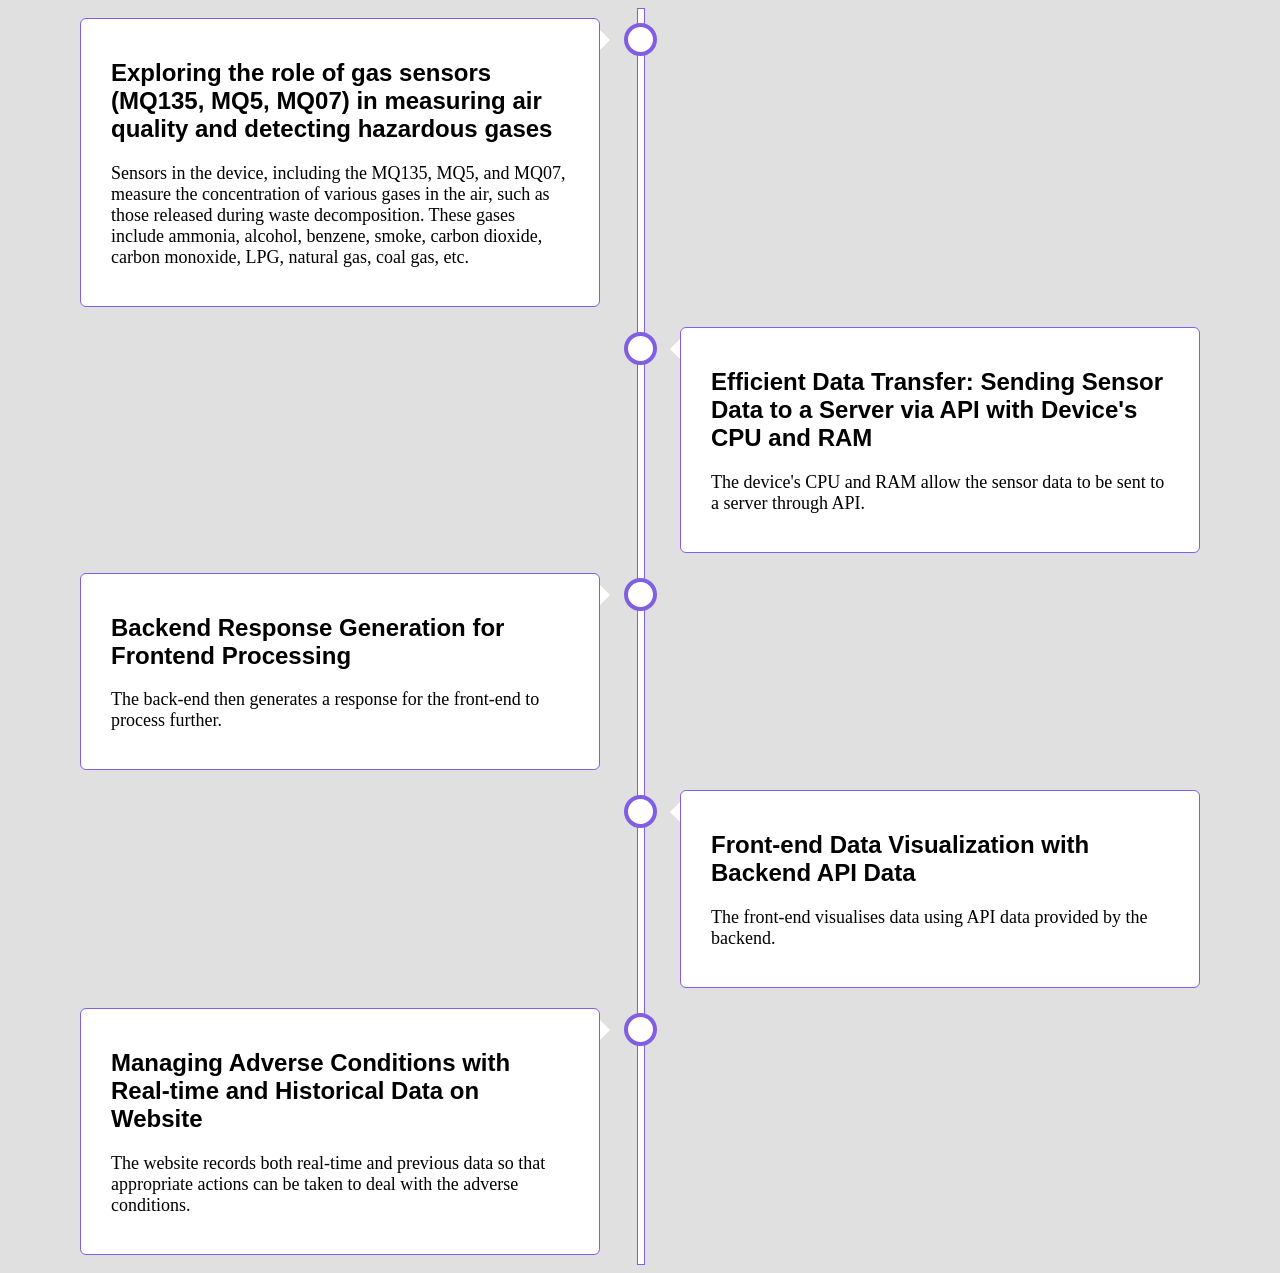
<file: howitworks.html>
<!DOCTYPE html>
<html>

<head>
    <title>Timeline Page</title>
    <link rel="stylesheet" type="text/css" href="styles.css">
    <link rel="shortcut icon" href="./sky.png" type="image/png">
</head>

<body>
    <div class="timeline">
        <div class="container left">
            <div class="content">
                <h2>Exploring the role of gas sensors (MQ135, MQ5, MQ07) in measuring air quality and detecting
                    hazardous gases</h2>
                <p>Sensors in the device, including the MQ135, MQ5, and MQ07, measure the concentration of various gases
                    in the air, such as those released during waste decomposition. These gases include ammonia, alcohol,
                    benzene, smoke, carbon dioxide, carbon monoxide, LPG, natural gas, coal gas, etc.</p>
            </div>
        </div>
        <div class="container right">
            <div class="content">
                <h2>Efficient Data Transfer: Sending Sensor Data to a Server via API with Device's CPU and RAM</h2>
                <p>The device's CPU and RAM allow the sensor data to be sent to a server through API.</p>
            </div>
        </div>
        <div class="container left">
            <div class="content">
                <h2>Backend Response Generation for Frontend Processing</h2>
                <p>The back-end then generates a response for the front-end to process further.</p>
            </div>
        </div>
        <div class="container right">
            <div class="content">
                <h2>Front-end Data Visualization with Backend API Data</h2>
                <p>The front-end visualises data using API data provided by the backend.</p>
            </div>
        </div>
        <div class="container left">
            <div class="content">
                <h2>Managing Adverse Conditions with Real-time and Historical Data on Website</h2>
                <p>The website records both real-time and previous data so that appropriate actions can be taken to deal
                    with the adverse conditions.</p>
            </div>
        </div>
    </div>
</body>

</html>
</file>
<file: styles.css>
* {
    box-sizing: border-box;
  }
  
  /* Set a background color */
  body {
    background-color: #e0e0e0;
  }
  
  h2{
    font-family: Arial, Helvetica, sans-serif;
    font-weight:bold;
  }
  p{
    font-family: Cambria, Cochin, Georgia, Times, 'Times New Roman', serif;
    font-weight:300;
    font-size: 18px;
  }
  /* The actual timeline (the vertical ruler) */
  .timeline {
    position: relative;
    max-width: 1200px;
    margin: 0 auto;
  }
  
  /* The actual timeline (the vertical ruler) */
  .timeline::after {
    content: '';
    position: absolute;
    width: 6px;
    background-color: white;
    border: 1px solid #815fe2;
    top: 0;
    bottom: 0;
    left: 50%;
    margin-left: -3px;
  }
  
  /* Container around content */
  .container {
    padding: 10px 40px;
    position: relative;
    background-color: inherit;
    width: 50%;
  }
  
  /* The circles on the timeline */
  .container::after {
    content: '';
    position: absolute;
    width: 25px;
    height: 25px;
    right: -17px;
    background-color: white;
    border: 4px solid #815fe2;
    top: 15px;
    border-radius: 50%;
    z-index: 1;
  }
  
  /* Place the container to the left */
  .left {
    left: 0;
  }
  
  /* Place the container to the right */
  .right {
    left: 50%;
  }
  
  /* Add arrows to the left container (pointing right) */
  .left::before {
    content: " ";
    height: 0;
    position: absolute;
    top: 22px;
    width: 0;
    z-index: 1;
    right: 30px;
    border: medium solid white;
    border-width: 10px 0 10px 10px;
    border-color: transparent transparent transparent white;
  }
  
  /* Add arrows to the right container (pointing left) */
  .right::before {
    content: " ";
    height: 0;
    position: absolute;
    top: 22px;
    width: 0;
    z-index: 1;
    left: 30px;
    border: medium solid #815fe2;
    border-width: 10px 10px 10px 0;
    border-color: transparent white transparent transparent;
  }
  
  /* Fix the circle for containers on the right side */
  .right::after {
    left: -16px;
  }
  
  /* The actual content */
  .content {
    padding: 20px 30px;
    background-color: white;
    position: relative;
    border-radius: 6px;
    border: 1px solid #815fe2;
  }
  
  /* Media queries - Responsive timeline on screens less than 600px wide */
  @media screen and (max-width: 600px) {
  /* Place the timelime to the left */
    .timeline::after {
      left: 31px;
    }
  
    .container {
      width: 100%;
      padding-left: 70px;
      padding-right: 25px;
    }
  
    .container::before {
      left: 60px;
      border: medium solid white;
      border-width: 10px 10px 10px 0;
      border-color: transparent white transparent transparent;
    }
  
    .left::after, .right::after {
      left: 15px;
    }
  
    .right {
      left: 0%;
    }
  }
</file>
<file: ToDeploy/styles.css>
* {
    box-sizing: border-box;
  }
  
  /* Set a background color */
  body {
    background-color: #e0e0e0;
  }
  
  h2{
    font-family: Arial, Helvetica, sans-serif;
    font-weight:bold;
  }
  p{
    font-family: Cambria, Cochin, Georgia, Times, 'Times New Roman', serif;
    font-weight:300;
    font-size: 18px;
  }
  /* The actual timeline (the vertical ruler) */
  .timeline {
    position: relative;
    max-width: 1200px;
    margin: 0 auto;
  }
  
  /* The actual timeline (the vertical ruler) */
  .timeline::after {
    content: '';
    position: absolute;
    width: 6px;
    background-color: white;
    border: 1px solid #815fe2;
    top: 0;
    bottom: 0;
    left: 50%;
    margin-left: -3px;
  }
  
  /* Container around content */
  .container {
    padding: 10px 40px;
    position: relative;
    background-color: inherit;
    width: 50%;
  }
  
  /* The circles on the timeline */
  .container::after {
    content: '';
    position: absolute;
    width: 25px;
    height: 25px;
    right: -17px;
    background-color: white;
    border: 4px solid #815fe2;
    top: 15px;
    border-radius: 50%;
    z-index: 1;
  }
  
  /* Place the container to the left */
  .left {
    left: 0;
  }
  
  /* Place the container to the right */
  .right {
    left: 50%;
  }
  
  /* Add arrows to the left container (pointing right) */
  .left::before {
    content: " ";
    height: 0;
    position: absolute;
    top: 22px;
    width: 0;
    z-index: 1;
    right: 30px;
    border: medium solid white;
    border-width: 10px 0 10px 10px;
    border-color: transparent transparent transparent white;
  }
  
  /* Add arrows to the right container (pointing left) */
  .right::before {
    content: " ";
    height: 0;
    position: absolute;
    top: 22px;
    width: 0;
    z-index: 1;
    left: 30px;
    border: medium solid #815fe2;
    border-width: 10px 10px 10px 0;
    border-color: transparent white transparent transparent;
  }
  
  /* Fix the circle for containers on the right side */
  .right::after {
    left: -16px;
  }
  
  /* The actual content */
  .content {
    padding: 20px 30px;
    background-color: white;
    position: relative;
    border-radius: 6px;
    border: 1px solid #815fe2;
  }
  
  /* Media queries - Responsive timeline on screens less than 600px wide */
  @media screen and (max-width: 600px) {
  /* Place the timelime to the left */
    .timeline::after {
      left: 31px;
    }
  
    .container {
      width: 100%;
      padding-left: 70px;
      padding-right: 25px;
    }
  
    .container::before {
      left: 60px;
      border: medium solid white;
      border-width: 10px 10px 10px 0;
      border-color: transparent white transparent transparent;
    }
  
    .left::after, .right::after {
      left: 15px;
    }
  
    .right {
      left: 0%;
    }
  }
</file>
